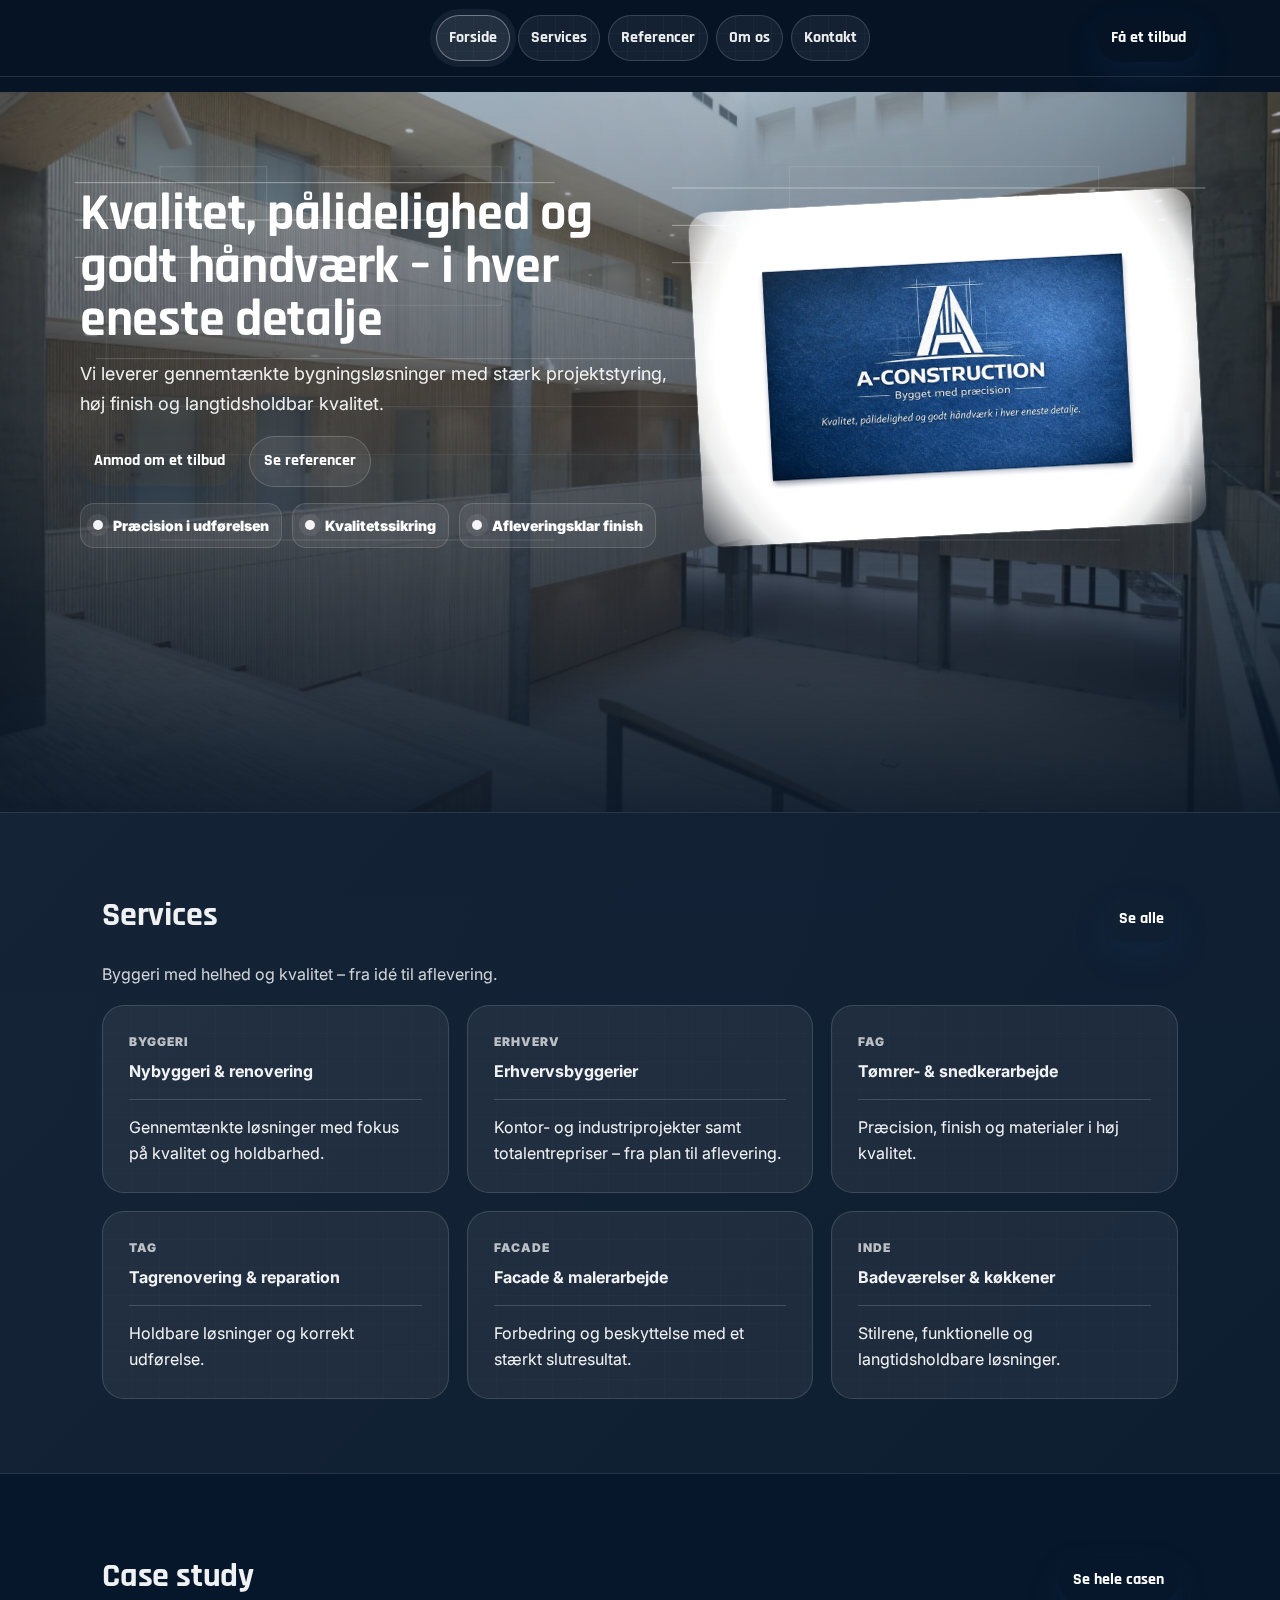
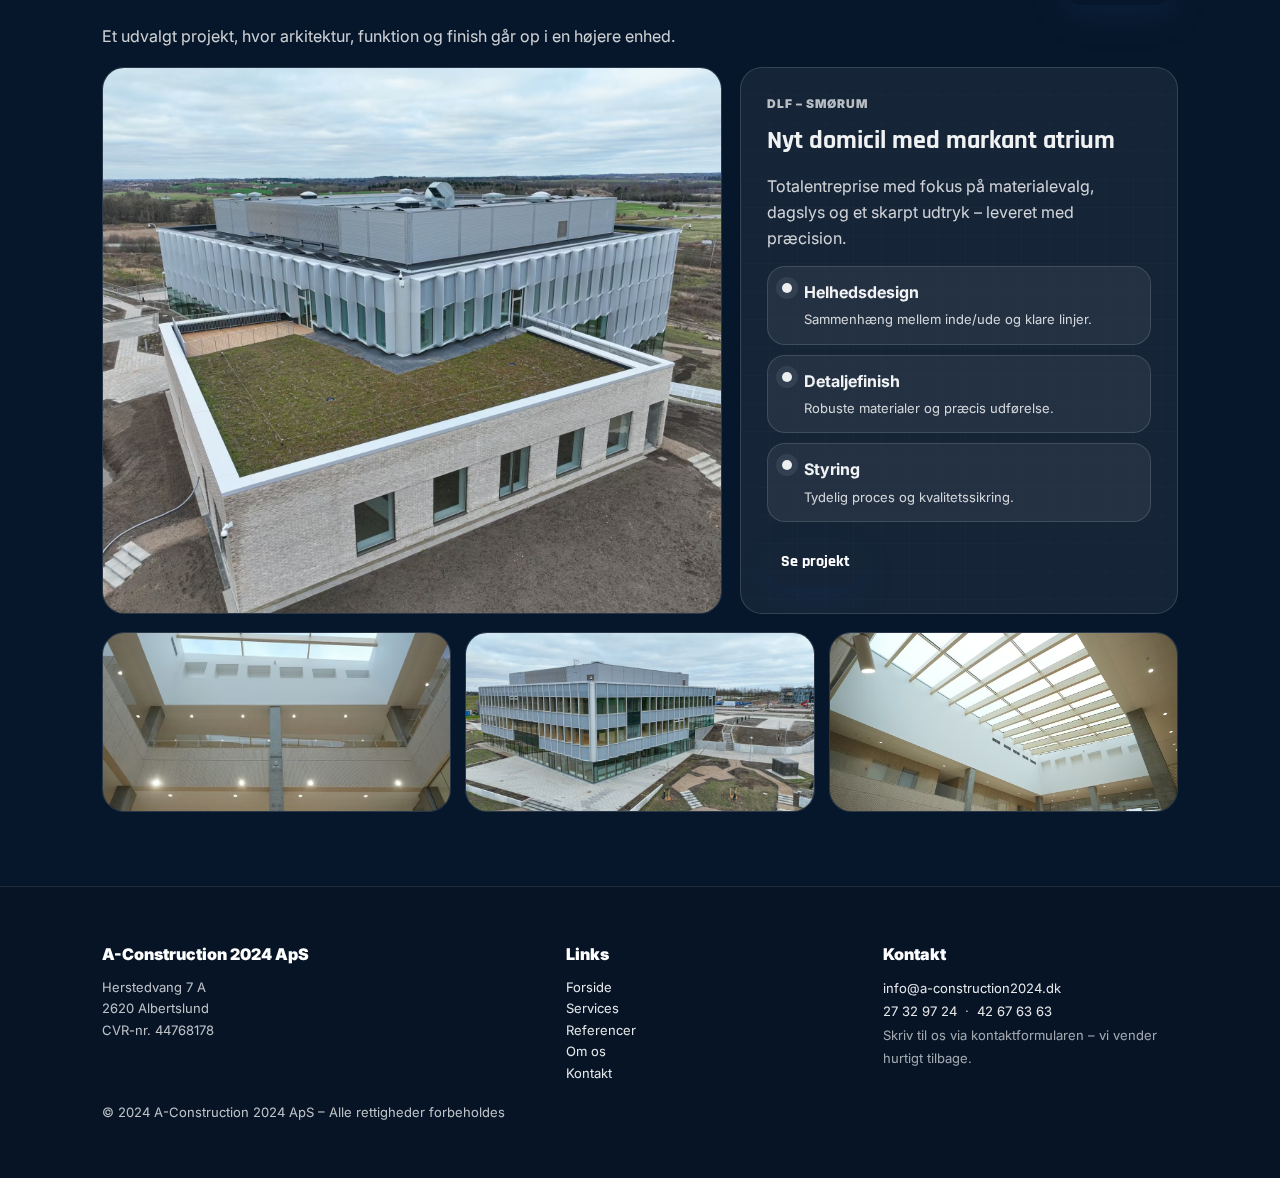
<file: index.html>
<!DOCTYPE html>
<html lang="da">
<head>
  <meta charset="UTF-8" />
  <meta name="viewport" content="width=device-width, initial-scale=1.0" />
  <title>Premium byggeri | A-Construction 2024 ApS</title>
    <link rel="preconnect" href="https://fonts.googleapis.com">
  <link rel="preconnect" href="https://fonts.gstatic.com" crossorigin>
  <link href="https://fonts.googleapis.com/css2?family=Inter:wght@400;500;600&family=Rajdhani:wght@600;700&display=swap" rel="stylesheet">

  <meta name="description" content="A-Construction 2024 ApS: Kvalitet, pålidelighed og godt håndværk i hver eneste detalje. Kontakt os for et uforpligtende tilbud.">
  <link rel="stylesheet" href="style.css" />
</head>
<body>

<header class="site-header">
  <div class="container nav">
    <a class="brand" href="index.html">
      <strong>A-CONSTRUCTION</strong>
      <span>2024 ApS</span>
    </a>
    <nav class="nav__links" aria-label="Hovedmenu">
      <a class="nav__link is-active" href="index.html">Forside</a><a class="nav__link" href="services.html">Services</a><a class="nav__link" href="referencer.html">Referencer</a><a class="nav__link" href="om-os.html">Om os</a><a class="nav__link" href="kontakt.html">Kontakt</a>
    </nav>
    <a class="btn btn--primary" href="kontakt.html">Få et tilbud</a>
  </div>
</header>

<section class="hero bp-grid">
  <!-- Crossfade hero photos (slow) -->
  <div class="hero__bg hero__bg--a" aria-hidden="true"></div>
  <div class="hero__bg hero__bg--b" aria-hidden="true"></div>

  <!-- Blueprint linework (draws on scroll) -->
  <svg class="bp-draw bp-draw--hero" viewBox="0 0 1200 520" fill="none" aria-hidden="true">
    <g stroke="rgba(255,255,255,.75)" stroke-width="1" vector-effect="non-scaling-stroke">
      <path d="M70 85H520" />
      <path d="M70 120H420" />
      <path d="M70 155H340" />
      <path d="M630 90H1130" />
      <path d="M630 125H1060" />
      <path d="M630 160H980" />
      <path d="M90 250H1110" opacity=".45"/>
      <path d="M90 295H1110" opacity=".25"/>
      <path d="M90 340H1110" opacity=".18"/>
      <path d="M150 420H520" opacity=".35"/>
      <path d="M740 420H1050" opacity=".35"/>
      <path d="M100 60V460" opacity=".18"/>
      <path d="M1100 60V460" opacity=".18"/>
      <path d="M600 60V460" opacity=".10"/>
      <path d="M150 70H250V170H150Z" opacity=".35"/>
      <path d="M300 70H470V200H300Z" opacity=".28"/>
      <path d="M740 70H1030V205H740Z" opacity=".28"/>
      <path d="M720 250H1080V385H720Z" opacity=".22"/>
    </g>
  </svg>
  <div class="container hero__inner">
    <div class="hero__grid">
      <div>
        <h1>Kvalitet, pålidelighed og godt håndværk – i hver eneste detalje</h1>
        <p>Vi leverer gennemtænkte bygningsløsninger med stærk projektstyring, høj finish og langtidsholdbar kvalitet.</p>
        <div class="hero__cta">
          <a class="btn btn--primary" href="kontakt.html">Anmod om et tilbud</a>
          <a class="btn" href="referencer.html">Se referencer</a>
        </div>
        <div class="trust" aria-label="Tryghedspunkter">
          <div class="trust__item"><span class="trust__dot"></span>Præcision i udførelsen</div>
          <div class="trust__item"><span class="trust__dot"></span>Kvalitetssikring</div>
          <div class="trust__item"><span class="trust__dot"></span>Afleveringsklar finish</div>
        </div>
      </div>

      <!-- Kun på forsiden: visitkort-design som billede -->
      <div class="visitkort-wrap"><div class="visitkort" aria-label="Visitkort design">
        <img src="images/visitkort.jpg" alt="A-Construction visitkort design">
      </div></div>
    </div>
  </div>
</section>

<section class="section section--light">
  <div class="container">
    <div class="section__head">
      <h2>Services</h2>
      <a class="btn btn--primary" href="services.html">Se alle</a>
    </div>
    <p class="lead">Byggeri med helhed og kvalitet – fra idé til aflevering.</p>

    <div class="grid">
      <div class="card"><div class="card__k">Byggeri</div><strong>Nybyggeri &amp; renovering</strong><div class="hr"></div>Gennemtænkte løsninger med fokus på kvalitet og holdbarhed.</div>
      <div class="card"><div class="card__k">Erhverv</div><strong>Erhvervsbyggerier</strong><div class="hr"></div>Kontor- og industriprojekter samt totalentrepriser – fra plan til aflevering.</div>
      <div class="card"><div class="card__k">Fag</div><strong>Tømrer- &amp; snedkerarbejde</strong><div class="hr"></div>Præcision, finish og materialer i høj kvalitet.</div>
      <div class="card"><div class="card__k">Tag</div><strong>Tagrenovering &amp; reparation</strong><div class="hr"></div>Holdbare løsninger og korrekt udførelse.</div>
      <div class="card"><div class="card__k">Facade</div><strong>Facade &amp; malerarbejde</strong><div class="hr"></div>Forbedring og beskyttelse med et stærkt slutresultat.</div>
      <div class="card"><div class="card__k">Inde</div><strong>Badeværelser &amp; køkkener</strong><div class="hr"></div>Stilrene, funktionelle og langtidsholdbare løsninger.</div>
    </div>
  </div>
</section>

<section class="section">
  <div class="container">
    <div class="section__head">
      <h2>Case study</h2>
      <a class="btn btn--primary" href="dlf-smorum.html">Se hele casen</a>
    </div>
    <p class="lead">Et udvalgt projekt, hvor arkitektur, funktion og finish går op i en højere enhed.</p>

    <div class="case">
      <div class="case__media">
        <img src="images/dlf-udvendigt.jpg" alt="Nyt domicil for DLF – Smørum">
      </div>
      <div class="case__content">
        <div class="card card--wide" style="margin:0;">
          <div class="card__k">DLF – Smørum</div>
          <h3 style="margin:0 0 10px;font-size:26px;font-weight:900;">Nyt domicil med markant atrium</h3>
          <p class="lead" style="margin:0;">Totalentreprise med fokus på materialevalg, dagslys og et skarpt udtryk – leveret med præcision.</p>

          <div style="display:grid;gap:10px;margin:14px 0 16px;">
            <div class="case__hl"><span class="dot"></span><div><strong>Helhedsdesign</strong><br><span class="small" style="color:inherit;opacity:.86;">Sammenhæng mellem inde/ude og klare linjer.</span></div></div>
            <div class="case__hl"><span class="dot"></span><div><strong>Detaljefinish</strong><br><span class="small" style="color:inherit;opacity:.86;">Robuste materialer og præcis udførelse.</span></div></div>
            <div class="case__hl"><span class="dot"></span><div><strong>Styring</strong><br><span class="small" style="color:inherit;opacity:.86;">Tydelig proces og kvalitetssikring.</span></div></div>
          </div>

          <a class="btn btn--primary" href="dlf-smorum.html">Se projekt</a>
        </div>
      </div>
    </div>

    <div class="case__gallery">
      <img class="cg-4" src="images/dlf-atrium.jpg" alt="DLF Smørum – atrium">
      <img class="cg-4" src="images/dlf-1.jpg" alt="DLF Smørum – billede 1">
      <img class="cg-4" src="images/dlf-bygning-6.jpg" alt="DLF Smørum – billede 2">
    </div>
  </div>
</section>


<footer class="footer">
  <div class="container">
    <div class="footer__grid">
      <div>
        <div class="footer__title">A-Construction 2024 ApS</div>
        <div class="small">
          Herstedvang 7 A<br>
          2620 Albertslund<br>
          CVR-nr. 44768178
        </div>
      </div>
      <div>
        <div class="footer__title">Links</div>
        <div class="small">
          <a href="index.html">Forside</a><br>
          <a href="services.html">Services</a><br>
          <a href="referencer.html">Referencer</a><br>
          <a href="om-os.html">Om os</a><br>
          <a href="kontakt.html">Kontakt</a>
        </div>
      </div>
      <div>
        <div class="footer__title">Kontakt</div>
        <div class="small" style="line-height:1.8">
          <a href="mailto:info@a-construction2024.dk">info@a-construction2024.dk</a><br>
          <a href="tel:+4527329724">27 32 97 24</a> &nbsp;·&nbsp; <a href="tel:+4542676363">42 67 63 63</a><br>
          <span style="opacity:.85;">Skriv til os via kontaktformularen – vi vender hurtigt tilbage.</span>
        </div>
      </div>
    </div>
    <div class="small" style="margin-top:18px;">© 2024 A-Construction 2024 ApS – Alle rettigheder forbeholdes</div>
  </div>
</footer>

<script src="app.js"></script>


</body>
</html>
</file>
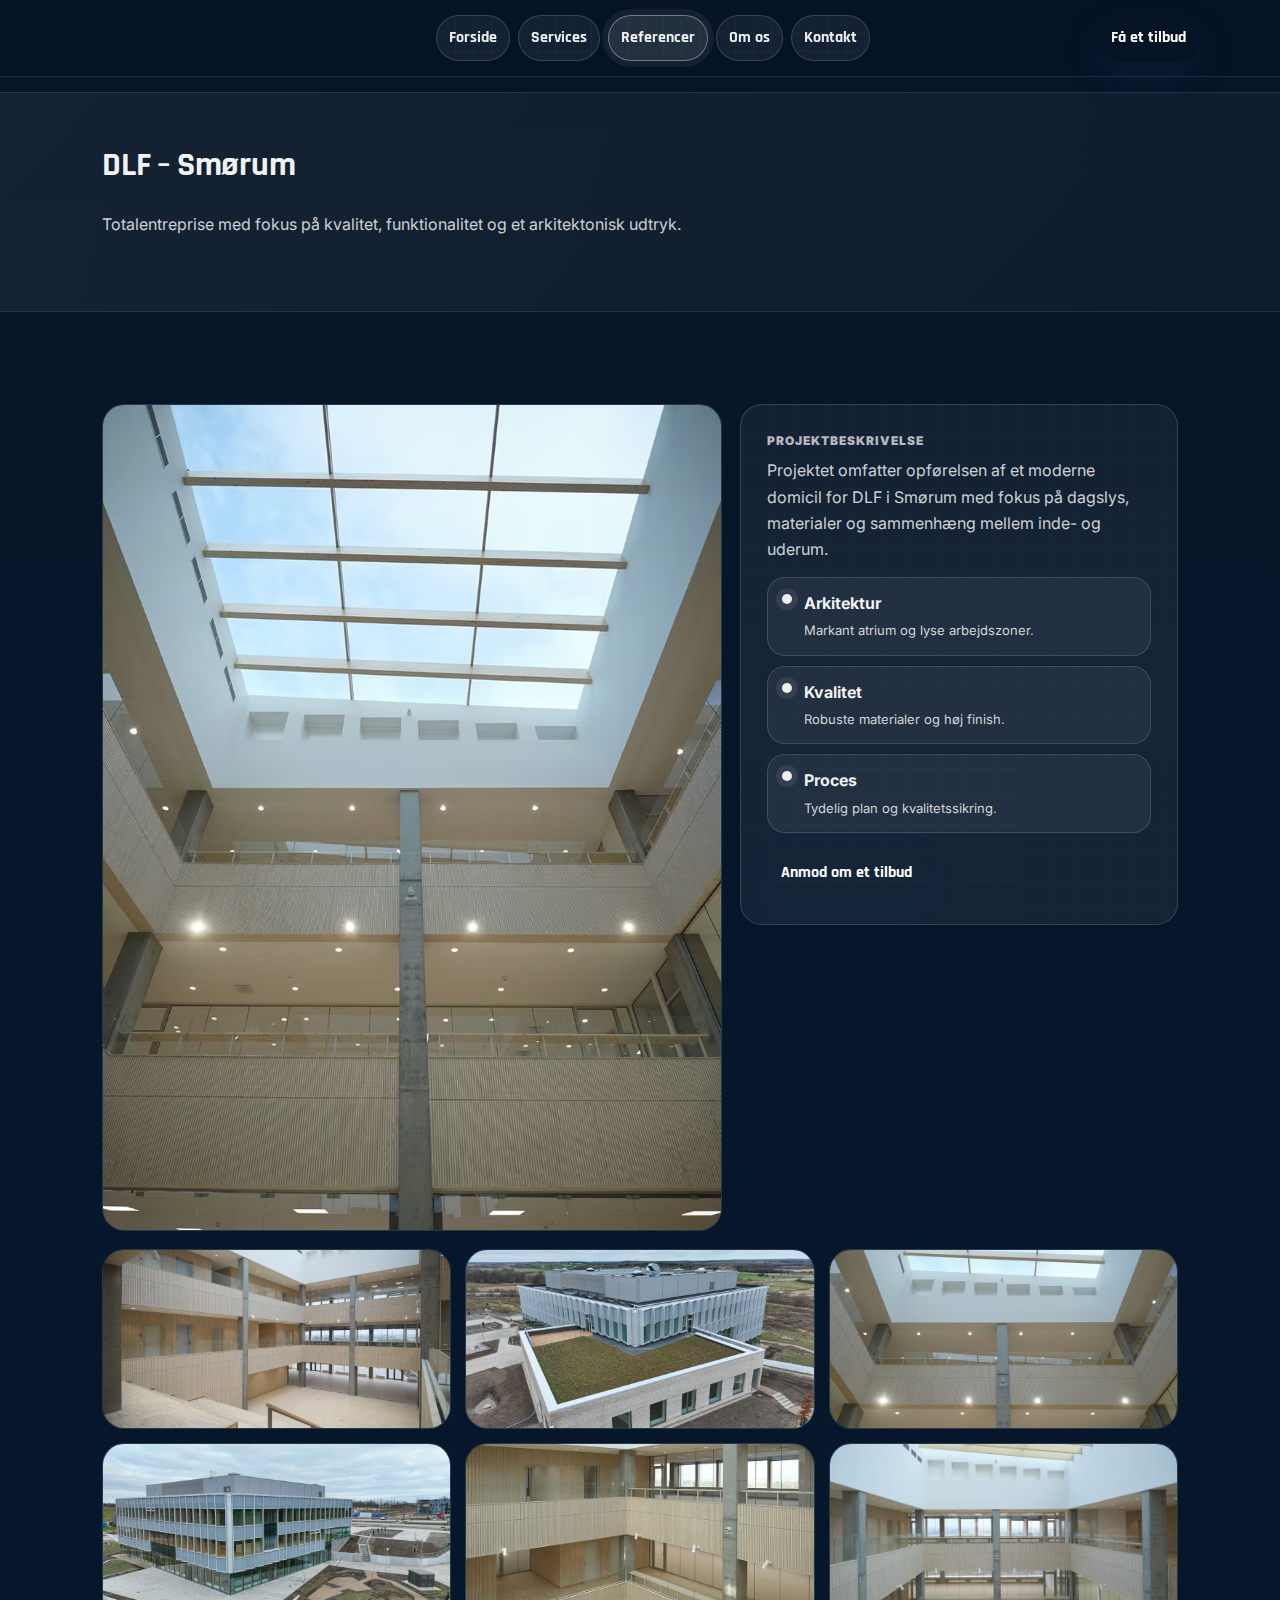
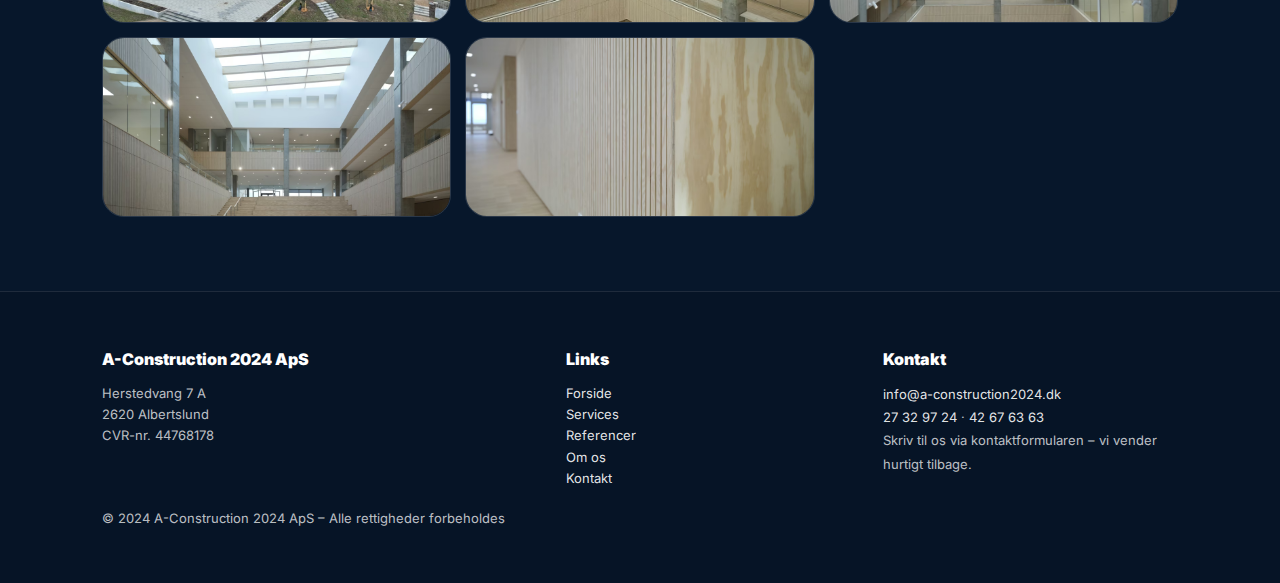
<file: dlf-smorum.html>
<!DOCTYPE html>
<html lang="da">
<head>
  <meta charset="UTF-8" />
  <meta name="viewport" content="width=device-width, initial-scale=1.0" />
  <title>DLF Smørum – Nyt domicil | A-Construction 2024 ApS</title>
    <link rel="preconnect" href="https://fonts.googleapis.com">
  <link rel="preconnect" href="https://fonts.gstatic.com" crossorigin>
  <link href="https://fonts.googleapis.com/css2?family=Inter:wght@400;500;600&family=Rajdhani:wght@600;700&display=swap" rel="stylesheet">

  <meta name="description" content="Reference-case: Nyt domicil for DLF i Smørum.">
  <link rel="stylesheet" href="style.css" />
</head>
<body>

<header class="site-header">
  <div class="container nav">
    <a class="brand" href="index.html">
      <strong>A-CONSTRUCTION</strong>
      <span>2024 ApS</span>
    </a>
    <nav class="nav__links" aria-label="Hovedmenu">
      <a class="nav__link" href="index.html">Forside</a><a class="nav__link" href="services.html">Services</a><a class="nav__link is-active" href="referencer.html">Referencer</a><a class="nav__link" href="om-os.html">Om os</a><a class="nav__link" href="kontakt.html">Kontakt</a>
    </nav>
    <a class="btn btn--primary" href="kontakt.html">Få et tilbud</a>
  </div>
</header>

<section class="section section--light" style="padding-top:44px;">
  <div class="container">
    <div class="section__head">
      <h2>DLF – Smørum</h2>
    </div>
    <p class="lead">Totalentreprise med fokus på kvalitet, funktionalitet og et arkitektonisk udtryk.</p>
  </div>
</section>

<section class="section">
  <div class="container">
    <div class="case">
      <div class="case__media">
        <img src="images/dlf-atrium.jpg" alt="DLF Smørum – atrium">
      </div>
      <div class="case__content">
        <div class="card card--wide" style="margin:0;">
          <div class="card__k">Projektbeskrivelse</div>
          <p class="lead" style="margin:0;">Projektet omfatter opførelsen af et moderne domicil for DLF i Smørum med fokus på dagslys, materialer og sammenhæng mellem inde- og uderum.</p>
          <div style="display:grid;gap:10px;margin:14px 0 16px;">
            <div class="case__hl"><span class="dot"></span><div><strong>Arkitektur</strong><br><span class="small" style="color:inherit;opacity:.86;">Markant atrium og lyse arbejdszoner.</span></div></div>
            <div class="case__hl"><span class="dot"></span><div><strong>Kvalitet</strong><br><span class="small" style="color:inherit;opacity:.86;">Robuste materialer og høj finish.</span></div></div>
            <div class="case__hl"><span class="dot"></span><div><strong>Proces</strong><br><span class="small" style="color:inherit;opacity:.86;">Tydelig plan og kvalitetssikring.</span></div></div>
          </div>
          <a class="btn btn--primary" href="kontakt.html">Anmod om et tilbud</a>
        </div>
      </div>
    </div>

    <div class="case__gallery">
      <img class="cg-4" src="images/dlf-hero.jpg" alt="DLF Smørum – facade">
      <img class="cg-4" src="images/dlf-udvendigt.jpg" alt="DLF Smørum – udvendigt">
      <img class="cg-4" src="images/dlf-atrium.jpg" alt="DLF Smørum – atrium">
      <img class="cg-4" src="images/dlf-1.jpg" alt="DLF Smørum – billede 1">
      <img class="cg-4" src="images/dlf-bygning-46.jpg" alt="DLF Smørum – billede 2">
      <img class="cg-4" src="images/dlf-bygning-59.jpg" alt="DLF Smørum – billede 3">
      <img class="cg-4" src="images/dlf-5.jpg" alt="DLF Smørum – billede 4">
      <img class="cg-4" src="images/dlf-6.jpg" alt="DLF Smørum – billede 5">
    </div>
  </div>
</section>



<footer class="footer">
  <div class="container">
    <div class="footer__grid">
      <div>
        <div class="footer__title">A-Construction 2024 ApS</div>
        <div class="small">
          Herstedvang 7 A<br>
          2620 Albertslund<br>
          CVR-nr. 44768178
        </div>
      </div>
      <div>
        <div class="footer__title">Links</div>
        <div class="small">
          <a href="index.html">Forside</a><br>
          <a href="services.html">Services</a><br>
          <a href="referencer.html">Referencer</a><br>
          <a href="om-os.html">Om os</a><br>
          <a href="kontakt.html">Kontakt</a>
        </div>
      </div>
      <div>
        <div class="footer__title">Kontakt</div>
        <div class="small" style="line-height:1.8">
          <a href="mailto:info@a-construction2024.dk">info@a-construction2024.dk</a><br>
          <a href="tel:+4527329724">27 32 97 24</a> · <a href="tel:+4542676363">42 67 63 63</a><br>
          Skriv til os via kontaktformularen – vi vender hurtigt tilbage.
        </div>
      </div>
    </div>
    <div class="small" style="margin-top:18px;">© 2024 A-Construction 2024 ApS – Alle rettigheder forbeholdes</div>
  </div>
</footer>

</body>
</html>
</file>
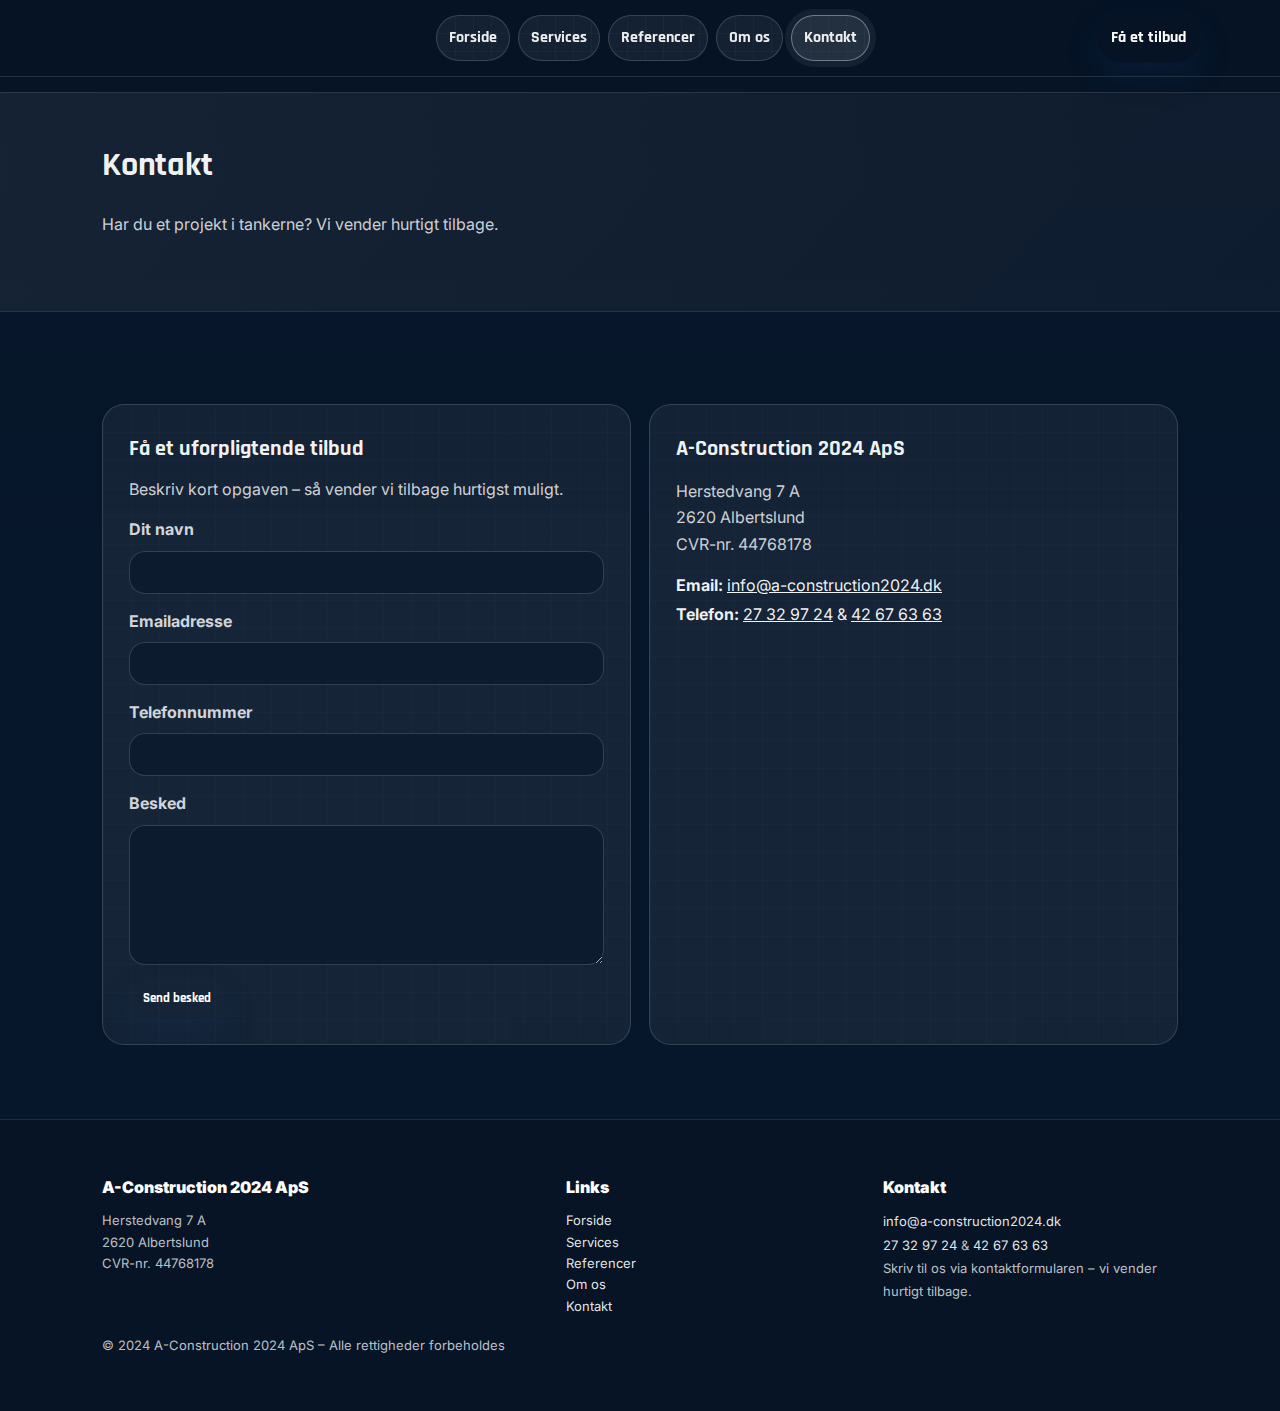
<file: kontakt.html>
<!DOCTYPE html>
<html lang="da">
<head>
  <meta charset="UTF-8" />
  <meta name="viewport" content="width=device-width, initial-scale=1.0" />
  <title>Kontakt | A-Construction 2024 ApS</title>
    <link rel="preconnect" href="https://fonts.googleapis.com">
  <link rel="preconnect" href="https://fonts.gstatic.com" crossorigin>
  <link href="https://fonts.googleapis.com/css2?family=Inter:wght@400;500;600&family=Rajdhani:wght@600;700&display=swap" rel="stylesheet">

  <meta name="description" content="Kontakt A-Construction 2024 ApS og få et uforpligtende tilbud.">
  <link rel="stylesheet" href="style.css" />
</head>
<body>

<header class="site-header">
  <div class="container nav">
    <a class="brand" href="index.html">
      <strong>A-CONSTRUCTION</strong>
      <span>2024 ApS</span>
    </a>
    <nav class="nav__links" aria-label="Hovedmenu">
      <a class="nav__link" href="index.html">Forside</a><a class="nav__link" href="services.html">Services</a><a class="nav__link" href="referencer.html">Referencer</a><a class="nav__link" href="om-os.html">Om os</a><a class="nav__link is-active" href="kontakt.html">Kontakt</a>
    </nav>
    <a class="btn btn--primary" href="kontakt.html">Få et tilbud</a>
  </div>
</header>

<section class="section section--light" style="padding-top:44px;">
  <div class="container">
    <div class="section__head">
      <h2>Kontakt</h2>
    </div>
    <p class="lead">Har du et projekt i tankerne? Vi vender hurtigt tilbage.</p>
  </div>
</section>

<section class="section">
  <div class="container">
    <div class="grid">
      <div class="card card--wide">
        <h3 style="margin:0 0 8px;font-size:22px;font-weight:900;">Få et uforpligtende tilbud</h3>
        <p class="lead" style="margin:0 0 14px;">Beskriv kort opgaven – så vender vi tilbage hurtigst muligt.</p>

        <form class="form" name="kontakt" method="POST" data-netlify="true" netlify-honeypot="bot-field">
          <input type="hidden" name="form-name" value="kontakt">
          <p style="display:none;">
            <label>Hvis du er menneske, så lad dette felt være tomt: <input name="bot-field"></label>
          </p>

          <div class="field"><label for="name">Dit navn</label><input id="name" name="name" type="text" required></div>
          <div class="field"><label for="email">Emailadresse</label><input id="email" name="email" type="email" required></div>
          <div class="field"><label for="phone">Telefonnummer</label><input id="phone" name="phone" type="tel"></div>
          <div class="field"><label for="message">Besked</label><textarea id="message" name="message" required></textarea></div>

          <button class="btn btn--primary" type="submit">Send besked</button>
        </form>
      </div>

      <div class="card card--wide">
        <h3 style="margin:0 0 10px;font-size:22px;font-weight:900;">A-Construction 2024 ApS</h3>
        <p class="lead" style="margin:0;">
          Herstedvang 7 A<br>
          2620 Albertslund<br>
          CVR-nr. 44768178
        </p>

        <div class="muted" style="margin-top:14px;line-height:1.8">
          <div><strong>Email:</strong> <a href="mailto:info@a-construction2024.dk">info@a-construction2024.dk</a></div>
          <div><strong>Telefon:</strong> <a href="tel:+4527329724">27 32 97 24</a> &amp; <a href="tel:+4542676363">42 67 63 63</a></div>
        </div>
      </div>
    </div>
  </div>
</section>



<footer class="footer">
  <div class="container">
    <div class="footer__grid">
      <div>
        <div class="footer__title">A-Construction 2024 ApS</div>
        <div class="small">
          Herstedvang 7 A<br>
          2620 Albertslund<br>
          CVR-nr. 44768178
        </div>
      </div>
      <div>
        <div class="footer__title">Links</div>
        <div class="small">
          <a href="index.html">Forside</a><br>
          <a href="services.html">Services</a><br>
          <a href="referencer.html">Referencer</a><br>
          <a href="om-os.html">Om os</a><br>
          <a href="kontakt.html">Kontakt</a>
        </div>
      </div>
      <div>
        <div class="footer__title">Kontakt</div>
        <div class="small" style="line-height:1.8">
          <a href="mailto:info@a-construction2024.dk">info@a-construction2024.dk</a><br>
          <a href="tel:+4527329724">27 32 97 24</a> &amp; <a href="tel:+4542676363">42 67 63 63</a><br>
          <span class="muted">Skriv til os via kontaktformularen – vi vender hurtigt tilbage.</span>
        </div>
      </div>
    </div>
    <div class="small" style="margin-top:18px;">© 2024 A-Construction 2024 ApS – Alle rettigheder forbeholdes</div>
  </div>
</footer>

</body>
</html>
</file>
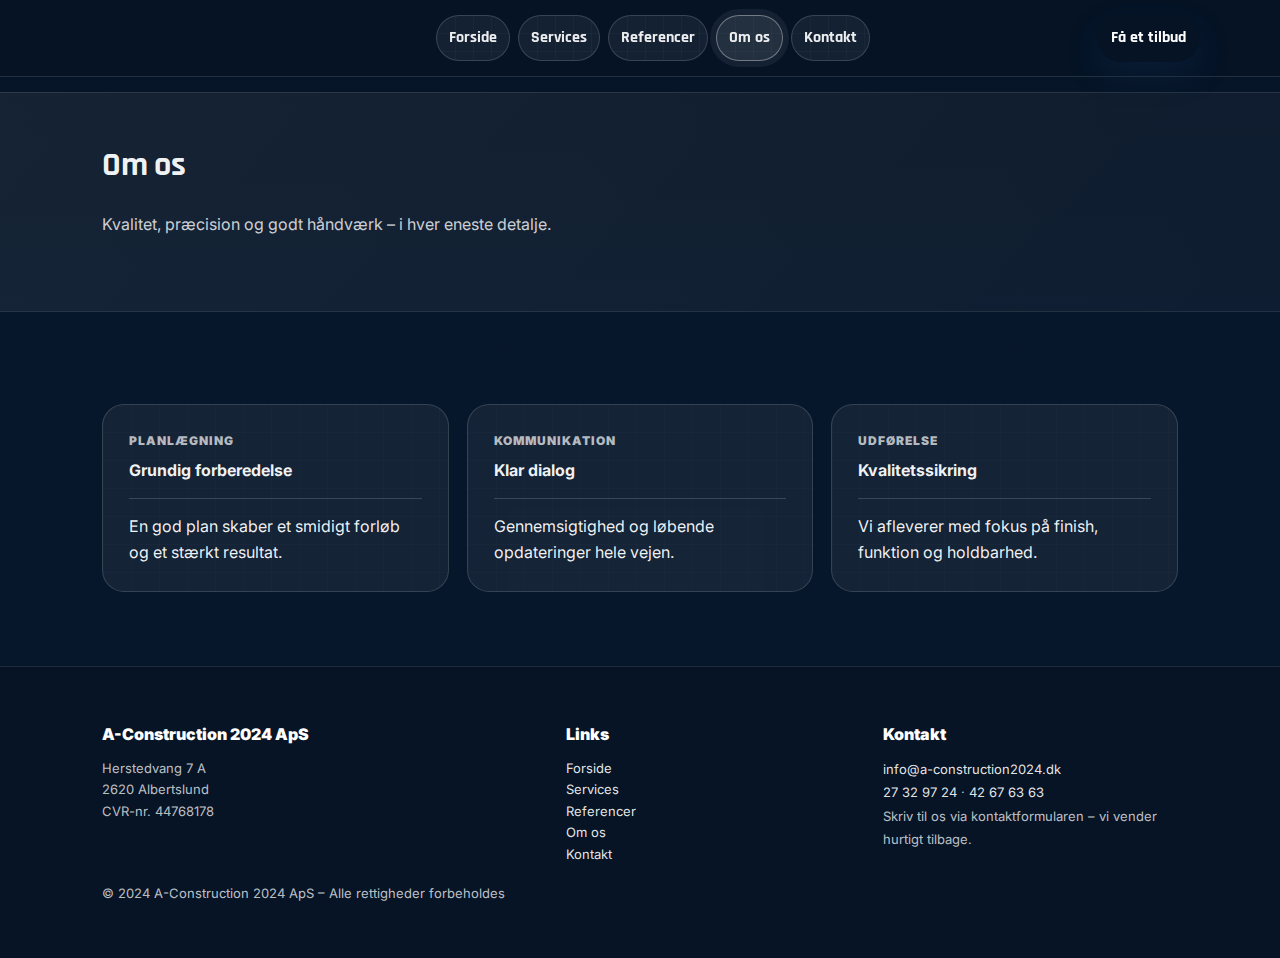
<file: om-os.html>
<!DOCTYPE html>
<html lang="da">
<head>
  <meta charset="UTF-8" />
  <meta name="viewport" content="width=device-width, initial-scale=1.0" />
  <title>Om os | A-Construction 2024 ApS</title>
    <link rel="preconnect" href="https://fonts.googleapis.com">
  <link rel="preconnect" href="https://fonts.gstatic.com" crossorigin>
  <link href="https://fonts.googleapis.com/css2?family=Inter:wght@400;500;600&family=Rajdhani:wght@600;700&display=swap" rel="stylesheet">

  <meta name="description" content="Om A-Construction 2024 ApS – bygningsløsninger med fokus på kvalitet, præcision og ansvarlighed.">
  <link rel="stylesheet" href="style.css" />
</head>
<body>

<header class="site-header">
  <div class="container nav">
    <a class="brand" href="index.html">
      <strong>A-CONSTRUCTION</strong>
      <span>2024 ApS</span>
    </a>
    <nav class="nav__links" aria-label="Hovedmenu">
      <a class="nav__link" href="index.html">Forside</a><a class="nav__link" href="services.html">Services</a><a class="nav__link" href="referencer.html">Referencer</a><a class="nav__link is-active" href="om-os.html">Om os</a><a class="nav__link" href="kontakt.html">Kontakt</a>
    </nav>
    <a class="btn btn--primary" href="kontakt.html">Få et tilbud</a>
  </div>
</header>

<section class="section section--light" style="padding-top:44px;">
  <div class="container">
    <div class="section__head">
      <h2>Om os</h2>
    </div>
    <p class="lead">Kvalitet, præcision og godt håndværk – i hver eneste detalje.</p>
  </div>
</section>

<section class="section">
  <div class="container">
    <div class="grid">
      <div class="card"><div class="card__k">Planlægning</div><strong>Grundig forberedelse</strong><div class="hr"></div>En god plan skaber et smidigt forløb og et stærkt resultat.</div>
      <div class="card"><div class="card__k">Kommunikation</div><strong>Klar dialog</strong><div class="hr"></div>Gennemsigtighed og løbende opdateringer hele vejen.</div>
      <div class="card"><div class="card__k">Udførelse</div><strong>Kvalitetssikring</strong><div class="hr"></div>Vi afleverer med fokus på finish, funktion og holdbarhed.</div>
    </div>
  </div>
</section>



<footer class="footer">
  <div class="container">
    <div class="footer__grid">
      <div>
        <div class="footer__title">A-Construction 2024 ApS</div>
        <div class="small">
          Herstedvang 7 A<br>
          2620 Albertslund<br>
          CVR-nr. 44768178
        </div>
      </div>
      <div>
        <div class="footer__title">Links</div>
        <div class="small">
          <a href="index.html">Forside</a><br>
          <a href="services.html">Services</a><br>
          <a href="referencer.html">Referencer</a><br>
          <a href="om-os.html">Om os</a><br>
          <a href="kontakt.html">Kontakt</a>
        </div>
      </div>
      <div>
        <div class="footer__title">Kontakt</div>
        <div class="small" style="line-height:1.8">
          <a href="mailto:info@a-construction2024.dk">info@a-construction2024.dk</a><br>
          <a href="tel:+4527329724">27 32 97 24</a> · <a href="tel:+4542676363">42 67 63 63</a><br>
          Skriv til os via kontaktformularen – vi vender hurtigt tilbage.
        </div>
      </div>
    </div>
    <div class="small" style="margin-top:18px;">© 2024 A-Construction 2024 ApS – Alle rettigheder forbeholdes</div>
  </div>
</footer>

</body>
</html>
</file>
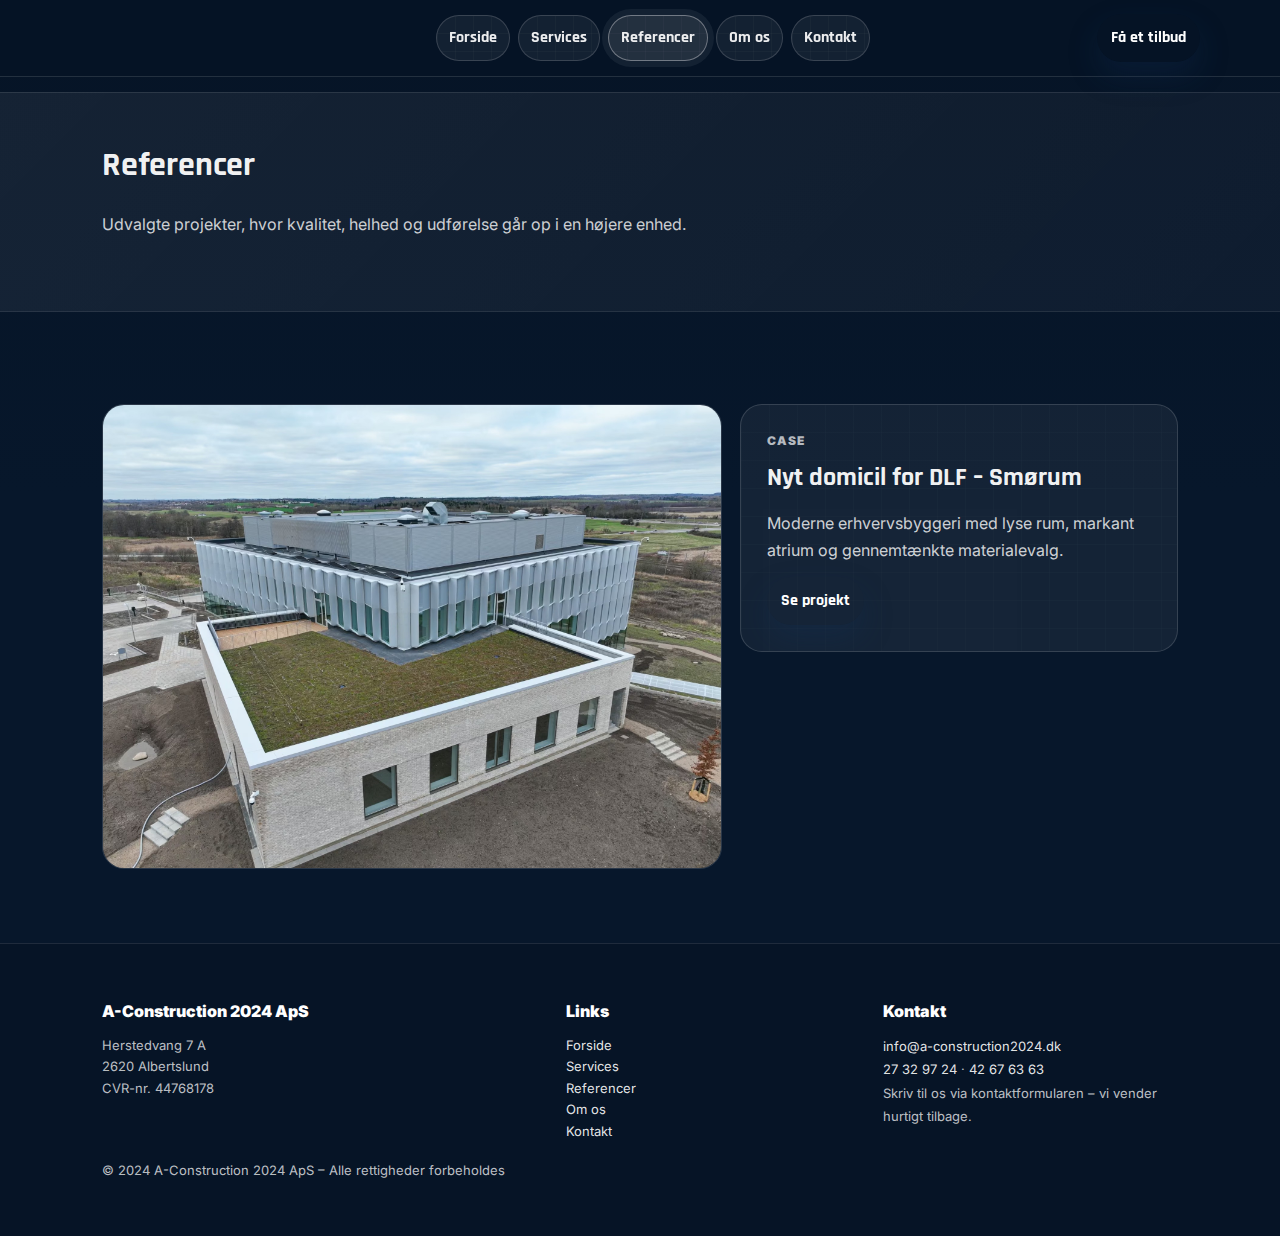
<file: referencer.html>
<!DOCTYPE html>
<html lang="da">
<head>
  <meta charset="UTF-8" />
  <meta name="viewport" content="width=device-width, initial-scale=1.0" />
  <title>Referencer | A-Construction 2024 ApS</title>
    <link rel="preconnect" href="https://fonts.googleapis.com">
  <link rel="preconnect" href="https://fonts.gstatic.com" crossorigin>
  <link href="https://fonts.googleapis.com/css2?family=Inter:wght@400;500;600&family=Rajdhani:wght@600;700&display=swap" rel="stylesheet">

  <meta name="description" content="Se udvalgte referencer og byggeprojekter fra A-Construction 2024 ApS, herunder DLF Smørum.">
  <link rel="stylesheet" href="style.css" />
</head>
<body>

<header class="site-header">
  <div class="container nav">
    <a class="brand" href="index.html">
      <strong>A-CONSTRUCTION</strong>
      <span>2024 ApS</span>
    </a>
    <nav class="nav__links" aria-label="Hovedmenu">
      <a class="nav__link" href="index.html">Forside</a><a class="nav__link" href="services.html">Services</a><a class="nav__link is-active" href="referencer.html">Referencer</a><a class="nav__link" href="om-os.html">Om os</a><a class="nav__link" href="kontakt.html">Kontakt</a>
    </nav>
    <a class="btn btn--primary" href="kontakt.html">Få et tilbud</a>
  </div>
</header>

<section class="section section--light" style="padding-top:44px;">
  <div class="container">
    <div class="section__head">
      <h2>Referencer</h2>
    </div>
    <p class="lead">Udvalgte projekter, hvor kvalitet, helhed og udførelse går op i en højere enhed.</p>
  </div>
</section>

<section class="section">
  <div class="container">
    <div class="case">
      <div class="case__media">
        <img src="images/dlf-udvendigt.jpg" alt="DLF Smørum">
      </div>
      <div class="case__content">
        <div class="card card--wide" style="margin:0;">
          <div class="card__k">Case</div>
          <h3 style="margin:0 0 10px;font-size:26px;font-weight:900;">Nyt domicil for DLF – Smørum</h3>
          <p class="lead" style="margin:0 0 14px;">Moderne erhvervsbyggeri med lyse rum, markant atrium og gennemtænkte materialevalg.</p>
          <a class="btn btn--primary" href="dlf-smorum.html">Se projekt</a>
        </div>
      </div>
    </div>
  </div>
</section>



<footer class="footer">
  <div class="container">
    <div class="footer__grid">
      <div>
        <div class="footer__title">A-Construction 2024 ApS</div>
        <div class="small">
          Herstedvang 7 A<br>
          2620 Albertslund<br>
          CVR-nr. 44768178
        </div>
      </div>
      <div>
        <div class="footer__title">Links</div>
        <div class="small">
          <a href="index.html">Forside</a><br>
          <a href="services.html">Services</a><br>
          <a href="referencer.html">Referencer</a><br>
          <a href="om-os.html">Om os</a><br>
          <a href="kontakt.html">Kontakt</a>
        </div>
      </div>
      <div>
        <div class="footer__title">Kontakt</div>
        <div class="small" style="line-height:1.8">
          <a href="mailto:info@a-construction2024.dk">info@a-construction2024.dk</a><br>
          <a href="tel:+4527329724">27 32 97 24</a> · <a href="tel:+4542676363">42 67 63 63</a><br>
          Skriv til os via kontaktformularen – vi vender hurtigt tilbage.
        </div>
      </div>
    </div>
    <div class="small" style="margin-top:18px;">© 2024 A-Construction 2024 ApS – Alle rettigheder forbeholdes</div>
  </div>
</footer>

</body>
</html>
</file>
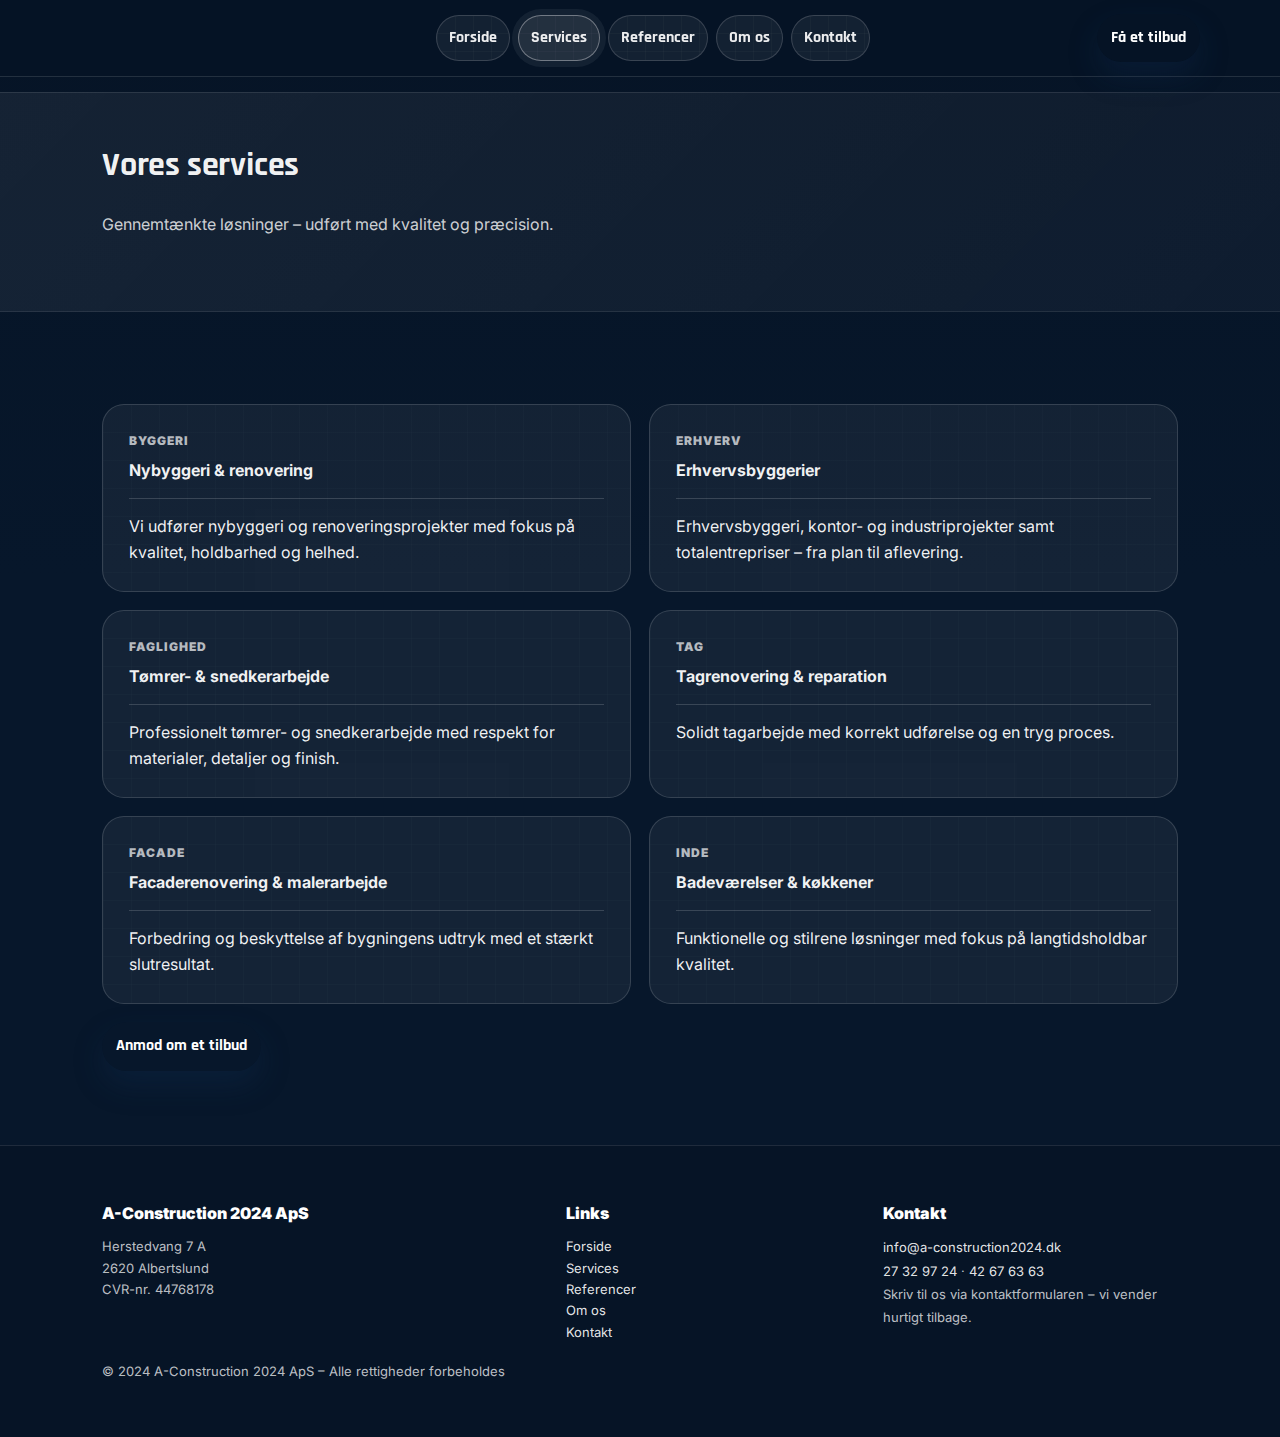
<file: services.html>
<!DOCTYPE html>
<html lang="da">
<head>
  <meta charset="UTF-8" />
  <meta name="viewport" content="width=device-width, initial-scale=1.0" />
  <title>Services | A-Construction 2024 ApS</title>
    <link rel="preconnect" href="https://fonts.googleapis.com">
  <link rel="preconnect" href="https://fonts.gstatic.com" crossorigin>
  <link href="https://fonts.googleapis.com/css2?family=Inter:wght@400;500;600&family=Rajdhani:wght@600;700&display=swap" rel="stylesheet">

  <meta name="description" content="A-Construction 2024 ApS tilbyder nybyggeri, renovering, tømrer/snedker, tag, facade, badeværelser og køkkener – med fokus på kvalitet og helhed.">
  <link rel="stylesheet" href="style.css" />
</head>
<body>

<header class="site-header">
  <div class="container nav">
    <a class="brand" href="index.html">
      <strong>A-CONSTRUCTION</strong>
      <span>2024 ApS</span>
    </a>
    <nav class="nav__links" aria-label="Hovedmenu">
      <a class="nav__link" href="index.html">Forside</a><a class="nav__link is-active" href="services.html">Services</a><a class="nav__link" href="referencer.html">Referencer</a><a class="nav__link" href="om-os.html">Om os</a><a class="nav__link" href="kontakt.html">Kontakt</a>
    </nav>
    <a class="btn btn--primary" href="kontakt.html">Få et tilbud</a>
  </div>
</header>

<section class="section section--light" style="padding-top:44px;">
  <div class="container">
    <div class="section__head">
      <h2>Vores services</h2>
    </div>
    <p class="lead">Gennemtænkte løsninger – udført med kvalitet og præcision.</p>
  </div>
</section>

<section class="section">
  <div class="container">
    <div class="grid">
      <div class="card card--wide"><div class="card__k">Byggeri</div><strong>Nybyggeri &amp; renovering</strong><div class="hr"></div>Vi udfører nybyggeri og renoveringsprojekter med fokus på kvalitet, holdbarhed og helhed.</div>
      <div class="card card--wide"><div class="card__k">Erhverv</div><strong>Erhvervsbyggerier</strong><div class="hr"></div>Erhvervsbyggeri, kontor- og industriprojekter samt totalentrepriser – fra plan til aflevering.</div>
      <div class="card card--wide"><div class="card__k">Faglighed</div><strong>Tømrer- &amp; snedkerarbejde</strong><div class="hr"></div>Professionelt tømrer- og snedkerarbejde med respekt for materialer, detaljer og finish.</div>
      <div class="card card--wide"><div class="card__k">Tag</div><strong>Tagrenovering &amp; reparation</strong><div class="hr"></div>Solidt tagarbejde med korrekt udførelse og en tryg proces.</div>
      <div class="card card--wide"><div class="card__k">Facade</div><strong>Facaderenovering &amp; malerarbejde</strong><div class="hr"></div>Forbedring og beskyttelse af bygningens udtryk med et stærkt slutresultat.</div>
      <div class="card card--wide"><div class="card__k">Inde</div><strong>Badeværelser &amp; køkkener</strong><div class="hr"></div>Funktionelle og stilrene løsninger med fokus på langtidsholdbar kvalitet.</div>
    </div>
    <div style="margin-top:18px;"><a class="btn btn--primary" href="kontakt.html">Anmod om et tilbud</a></div>
  </div>
</section>



<footer class="footer">
  <div class="container">
    <div class="footer__grid">
      <div>
        <div class="footer__title">A-Construction 2024 ApS</div>
        <div class="small">
          Herstedvang 7 A<br>
          2620 Albertslund<br>
          CVR-nr. 44768178
        </div>
      </div>
      <div>
        <div class="footer__title">Links</div>
        <div class="small">
          <a href="index.html">Forside</a><br>
          <a href="services.html">Services</a><br>
          <a href="referencer.html">Referencer</a><br>
          <a href="om-os.html">Om os</a><br>
          <a href="kontakt.html">Kontakt</a>
        </div>
      </div>
      <div>
        <div class="footer__title">Kontakt</div>
        <div class="small" style="line-height:1.8">
          <a href="mailto:info@a-construction2024.dk">info@a-construction2024.dk</a><br>
          <a href="tel:+4527329724">27 32 97 24</a> · <a href="tel:+4542676363">42 67 63 63</a><br>
          Skriv til os via kontaktformularen – vi vender hurtigt tilbage.
        </div>
      </div>
    </div>
    <div class="small" style="margin-top:18px;">© 2024 A-Construction 2024 ApS – Alle rettigheder forbeholdes</div>
  </div>
</footer>

</body>
</html>
</file>
<file: style.css>
\
:root{
  --ink:#07101d;
  --muted:#8aa0b8;
  --bg:#07172b;
  --surface:#0b1f36;
  --surface2:#0f2742;
  --white:#ffffff;
  --brand:#13345B;
  --accent:#2E598E;
  --radius:18px;
  --shadow:0 18px 55px rgba(0,0,0,.35);
  --shadow2:0 10px 25px rgba(0,0,0,.22);
  --grid1:rgba(255,255,255,.18);
  --grid2:rgba(255,255,255,.10);
}

*{box-sizing:border-box}
html,body{margin:0;padding:0}
body{
  font-family: "Inter", system-ui, -apple-system, Segoe UI, Roboto, Arial, sans-serif;
  color:rgba(255,255,255,.94);
  background:linear-gradient(180deg, #061426, #07172b 40%, #07172b);
  line-height:1.65;
  padding-top:78px; /* fixed header */
}
h1,h2,h3,.nav__link,.btn,.brand strong{font-family:"Rajdhani","Inter",system-ui,sans-serif}
a{color:inherit}
img{max-width:100%;height:auto;display:block}
.container{max-width:1120px;margin:0 auto;padding:0 22px}

/* Blueprint grid background helper */
.bp-grid{
  position:relative;
  overflow:hidden;
}
.bp-grid::before{
  content:"";
  position:absolute; inset:-2px;
  background:
    linear-gradient(0deg, var(--grid2) 1px, transparent 1px),
    linear-gradient(90deg, var(--grid2) 1px, transparent 1px),
    linear-gradient(0deg, var(--grid1) 1px, transparent 1px),
    linear-gradient(90deg, var(--grid1) 1px, transparent 1px);
  background-size: 120px 120px, 120px 120px, 24px 24px, 24px 24px;
  opacity:.40;
  pointer-events:none;
}
.bp-grid > .container{position:relative; z-index:2}

/* Blueprint linework (SVG) that "draws" on scroll */
.bp-draw{position:absolute;inset:0;z-index:1;opacity:.55;pointer-events:none}
.bp-draw path, .bp-draw rect, .bp-draw line{stroke:rgba(255,255,255,.72);stroke-width:1;vector-effect:non-scaling-stroke}
.bp-draw .bp-soft{stroke:rgba(255,255,255,.38)}
.bp-draw [data-draw]{stroke-dasharray:var(--bp-len, 1);stroke-dashoffset:var(--bp-len, 1)}
.bp-draw.is-drawn [data-draw]{animation:bpDraw 1.2s ease-out forwards}

@keyframes bpDraw{to{stroke-dashoffset:0}}

/* Header */
.site-header{
  position:fixed;
  top:0;left:0;right:0;
  z-index:1000;
  background:rgba(6,20,38,.72);
  backdrop-filter: blur(12px);
  border-bottom:1px solid rgba(255,255,255,.12);
}
.nav{display:flex;align-items:center;justify-content:space-between;gap:14px;padding:14px 0}
.brand{text-decoration:none;display:flex;flex-direction:column;line-height:1.05}
.brand strong{letter-spacing:1.2px;font-weight:900;font-size:16px;color:#fff}
.brand span{color:rgba(255,255,255,.78);font-weight:700;font-size:12px}

/* Micro animation (logo/slogan) */
.brand strong, .brand span{will-change:transform,opacity;opacity:0;transform:translateY(-6px)}
body.is-loaded .brand strong{animation:brandIn .6s ease-out forwards}
body.is-loaded .brand span{animation:brandIn .6s ease-out forwards; animation-delay:.08s}
@keyframes brandIn{to{opacity:1;transform:translateY(0)}}
.nav__links{display:flex;gap:8px;flex-wrap:wrap;align-items:center;justify-content:center}
.nav__link{
  text-decoration:none;
  padding:9px 12px;
  border-radius:999px;
  border:1px solid rgba(255,255,255,.16);
  background:rgba(255,255,255,.06);
  color:rgba(255,255,255,.92);
  font-weight:800;
  position:relative;
  overflow:hidden;
}
.nav__link::before{
  content:"";
  position:absolute; inset:0;
  background:
    linear-gradient(0deg, rgba(255,255,255,.18) 1px, transparent 1px),
    linear-gradient(90deg, rgba(255,255,255,.18) 1px, transparent 1px);
  background-size:18px 18px;
  opacity:.16;
  pointer-events:none;
}
.nav__link:hover{background:rgba(255,255,255,.10)}
.nav__link.is-active{
  border-color:rgba(255,255,255,.36);
  background:rgba(255,255,255,.12);
  box-shadow:0 0 0 6px rgba(255,255,255,.06);
}
.btn{
  text-decoration:none;
  display:inline-flex;
  align-items:center;
  justify-content:center;
  padding:11px 14px;
  border-radius:999px;
  font-weight:900;
  border:1px solid rgba(255,255,255,.18);
  background:rgba(255,255,255,.06);
  color:#fff;
}
.btn--primary{
  border:none;
  background:linear-gradient(135deg, var(--brand), var(--accent));
  box-shadow:0 14px 30px rgba(19,52,91,.28);
}

/* Hero */
.hero{
  position:relative;
  min-height:80vh;
  background:none;
  color:#fff;
  overflow:hidden;
}

/* Slow crossfade between two hero shots */
.hero__bg{
  position:absolute;inset:0;
  background-size:cover;
  background-position:center;
  transform:scale(1.04);
  filter:saturate(1.05) contrast(1.05);
  z-index:-1;
  will-change:opacity;
}
.hero__bg--a{background-image:url("images/dlf-hero.jpg");opacity:1}
.hero__bg--b{background-image:url("images/dlf-udvendigt.jpg");opacity:0}

@keyframes heroCrossfade{
  0%,40%{opacity:1}
  50%,90%{opacity:0}
  100%{opacity:1}
}
@keyframes heroCrossfadeB{
  0%,40%{opacity:0}
  50%,90%{opacity:1}
  100%{opacity:0}
}
body.is-loaded .hero__bg--a{animation:heroCrossfade 18s ease-in-out infinite}
body.is-loaded .hero__bg--b{animation:heroCrossfadeB 18s ease-in-out infinite}
.hero::after{
  content:"";
  position:absolute;inset:0;
  background:
    radial-gradient(1200px 700px at 20% 20%, rgba(255,255,255,.10), transparent 60%),
    linear-gradient(180deg, rgba(6,20,38,.28), rgba(6,20,38,.92));
}
.hero.bp-grid::before{opacity:.28}
.hero__inner{position:relative;z-index:2;padding:96px 0 74px}
.hero__grid{display:grid;grid-template-columns:1.08fr .92fr;gap:22px;align-items:center}
.hero h1{margin:0 0 12px;font-size:52px;line-height:1.02;font-weight:900;letter-spacing:-.3px}
.hero p{margin:0 0 18px;max-width:760px;color:rgba(255,255,255,.92);font-size:18px}
.hero__cta{display:flex;gap:10px;flex-wrap:wrap;align-items:center}

.trust{margin-top:16px;display:flex;gap:10px;flex-wrap:wrap}
.trust__item{
  display:inline-flex;gap:10px;align-items:center;
  padding:10px 12px;border-radius:14px;
  background:rgba(255,255,255,.06);
  border:1px solid rgba(255,255,255,.14);
  font-weight:900;font-size:14px;
}
.trust__dot{width:10px;height:10px;border-radius:50%;background:rgba(255,255,255,.94);box-shadow:0 0 0 6px rgba(255,255,255,.08)}

/* Visitkort: integreret som "del af billedet" */
.visitkort{
  position:relative;
  border-radius:22px;
  overflow:hidden;
  border:1px solid rgba(255,255,255,.20);
  background:rgba(255,255,255,.03);
  box-shadow: 0 28px 90px rgba(0,0,0,.45);
  transform: rotate(-3deg);
  /* Subtil "går-i-et" fade ved kanten, så kortet blender med forsidebilledet */
  -webkit-mask-image: radial-gradient(circle at 50% 45%, #000 74%, rgba(0,0,0,.9) 82%, transparent 100%);
          mask-image: radial-gradient(circle at 50% 45%, #000 74%, rgba(0,0,0,.9) 82%, transparent 100%);
}
.visitkort::before{
  content:"";
  position:absolute; inset:0;
  background:
    linear-gradient(0deg, rgba(255,255,255,.18) 1px, transparent 1px),
    linear-gradient(90deg, rgba(255,255,255,.18) 1px, transparent 1px);
  background-size: 26px 26px;
  opacity:.12;
  pointer-events:none;
}
.visitkort::after{
  content:"";
  position:absolute; inset:0;
  background: radial-gradient(700px 240px at 20% 10%, rgba(255,255,255,.18), transparent 55%);
  mix-blend-mode: screen;
  opacity:.55;
}
.visitkort img{width:100%;height:auto}

/* Lidt mere "tidsglans"/premium look på selve billedet */
.visitkort img{
  filter: saturate(1.05) contrast(1.06);
}
.visitkort-wrap{
  position:relative;
}

/* Halo bag visitkortet så det føles som én samlet hero */
.visitkort-wrap::before{
  content:"";
  position:absolute;
  inset:-80px -60px;
  background:
    radial-gradient(closest-side at 35% 35%, rgba(255,255,255,.20), transparent 65%),
    radial-gradient(closest-side at 65% 65%, rgba(56,148,255,.14), transparent 70%);
  filter: blur(22px);
  opacity:.75;
  pointer-events:none;
  z-index:0;
}
.visitkort-wrap > *{ position:relative; z-index:1; }
.visitkort-wrap::after{
  content:"";
  position:absolute;
  left:10%; right:10%;
  bottom:-18px;
  height:36px;
  background:rgba(0,0,0,.55);
  filter: blur(22px);
  opacity:.55;
  border-radius:999px;
  z-index:0;
}
.visitkort{z-index:1}

/* Sections */
.section{padding:74px 0}
.section--light{
  background: linear-gradient(135deg, rgba(255,255,255,.06), rgba(255,255,255,.03));
  border-top:1px solid rgba(255,255,255,.10);
  border-bottom:1px solid rgba(255,255,255,.08);
}
.section__head{display:flex;justify-content:space-between;gap:18px;align-items:flex-end;margin-bottom:18px}
.section h2{margin:0;font-size:34px;font-weight:900;letter-spacing:-.2px}
.lead{margin:0;color:rgba(255,255,255,.80);max-width:860px}

.grid{display:grid;grid-template-columns:repeat(12,1fr);gap:18px;margin-top:18px}
.card{
  grid-column:span 4;
  background:rgba(255,255,255,.06);
  border:1px solid rgba(255,255,255,.14);
  border-radius:22px;
  padding:26px 26px;
  box-shadow: var(--shadow2);
  position:relative;
  overflow:hidden;
}
.card::before{
  content:"";
  position:absolute; inset:0;
  background:
    linear-gradient(0deg, rgba(255,255,255,.14) 1px, transparent 1px),
    linear-gradient(90deg, rgba(255,255,255,.14) 1px, transparent 1px);
  background-size: 28px 28px;
  opacity:.10;
  pointer-events:none;
}
.card > *{position:relative}
.card--wide{grid-column:span 6}
.card__k{
  color:rgba(255,255,255,.70);
  font-size:12px;
  font-weight:900;
  letter-spacing:1.0px;
  text-transform:uppercase;
  margin-bottom:6px
}
.hr{height:1px;background:rgba(255,255,255,.16);margin:14px 0}

/* Case */
.case{display:grid;grid-template-columns:repeat(12,1fr);gap:18px;margin-top:18px;align-items:stretch}
.case__media{grid-column:span 7}
.case__content{grid-column:span 5}
.case__media img{
  width:100%;
  min-height:420px;
  height:100%;
  object-fit:cover;
  border-radius:22px;
  border:1px solid rgba(255,255,255,.14);
  box-shadow: var(--shadow2);
}
.case__hl{
  display:flex;gap:12px;align-items:flex-start;
  padding:12px 14px;border-radius:18px;
  border:1px solid rgba(255,255,255,.14);
  background:rgba(255,255,255,.06);
}
.case__hl .dot{
  margin-top:4px;width:10px;height:10px;border-radius:50%;
  background:rgba(255,255,255,.92);
  box-shadow:0 0 0 6px rgba(255,255,255,.08);
}
.case__gallery{display:grid;grid-template-columns:repeat(12,1fr);gap:14px;margin-top:18px}
.case__gallery img{
  width:100%;height:180px;object-fit:cover;
  border-radius:22px;border:1px solid rgba(255,255,255,.14);
  box-shadow: var(--shadow2);
}
.cg-4{grid-column:span 4}

/* Form */
.form{max-width:720px}
.field{display:grid;gap:8px;margin-bottom:14px}
label{color:rgba(255,255,255,.82);font-weight:700}
input,textarea{
  width:100%;
  padding:12px 12px;
  border-radius:16px;
  border:1px solid rgba(255,255,255,.16);
  background:rgba(6,20,38,.55);
  color:#fff;
  font-size:15px;
  outline:none;
}
textarea{min-height:140px;resize:vertical}
input:focus,textarea:focus{
  box-shadow:0 0 0 6px rgba(255,255,255,.08);
  border-color:rgba(255,255,255,.32);
}

/* Footer */
.footer{
  background:rgba(6,20,38,.85);
  border-top:1px solid rgba(255,255,255,.10);
  color:#fff;
  padding:54px 0;
}
.footer__grid{display:grid;grid-template-columns:1.2fr .8fr .8fr;gap:22px}
.footer a{color:rgba(255,255,255,.90);text-decoration:none}
.footer a:hover{text-decoration:underline}
.small{font-size:13px;color:rgba(255,255,255,.74)}
.footer__title{font-weight:900;margin-bottom:10px}

@media (max-width:980px){
  body{padding-top:98px;}
  .nav{flex-wrap:wrap}
  .hero__grid{grid-template-columns:1fr}
  .hero h1{font-size:40px}
  .card,.card--wide{grid-column:span 12}
  .case__media,.case__content{grid-column:span 12}
  .footer__grid{grid-template-columns:1fr}
  .cg-4{grid-column:span 12}
}


/* Fixed header logo (inline SVG so it always loads on GitHub Pages/Netlify) */
.site-header{
  position: fixed;
  top: 0; left: 0; width: 100%;
  z-index: 9999;
  pointer-events: none;
}
.site-header__inner{
  padding: 22px 28px;
}
.site-logo{
  display:inline-flex;
  align-items:center;
  justify-content:center;
  width:72px;
  height:72px;
  pointer-events:auto;
  filter: drop-shadow(0 10px 20px rgba(0,0,0,.45));
}
.site-logo svg{
  width:72px;
  height:72px;
  display:block;
}
@media (max-width: 768px){
  .site-header__inner{ padding: 16px 18px; }
  .site-logo, .site-logo svg{ width:56px; height:56px; }
}

/* push page content so header doesn't overlap */
body{ padding-top: 92px; }
@media (max-width:768px){ body{ padding-top: 74px; } }


/* === VISITKORT-BLENDED LOGO (TEXT + MARK ONLY) === */
.site-header{
  position: absolute;
  top: 0; left: 0; width: 100%;
  z-index: 40;
  pointer-events: none;
}

.site-header__inner{
  padding: 42px 48px;
}

.site-logo{
  width: 220px;
  pointer-events: auto;
  opacity: .55;
  mix-blend-mode: screen;
  filter: drop-shadow(0 12px 28px rgba(0,0,0,.45));
}

.site-logo svg{
  width: 100%;
  height: auto;
}

/* Smooth entrance */
.site-logo{
  animation: logoFadeIn .8s ease forwards;
}
@keyframes logoFadeIn{
  from{ opacity:0; transform: translateY(6px); }
  to{ opacity:.55; transform: translateY(0); }
}

/* Mobile */
@media(max-width:768px){
  .site-header__inner{ padding: 26px 22px; }
  .site-logo{ width: 160px; opacity:.6; }
}
</file>
